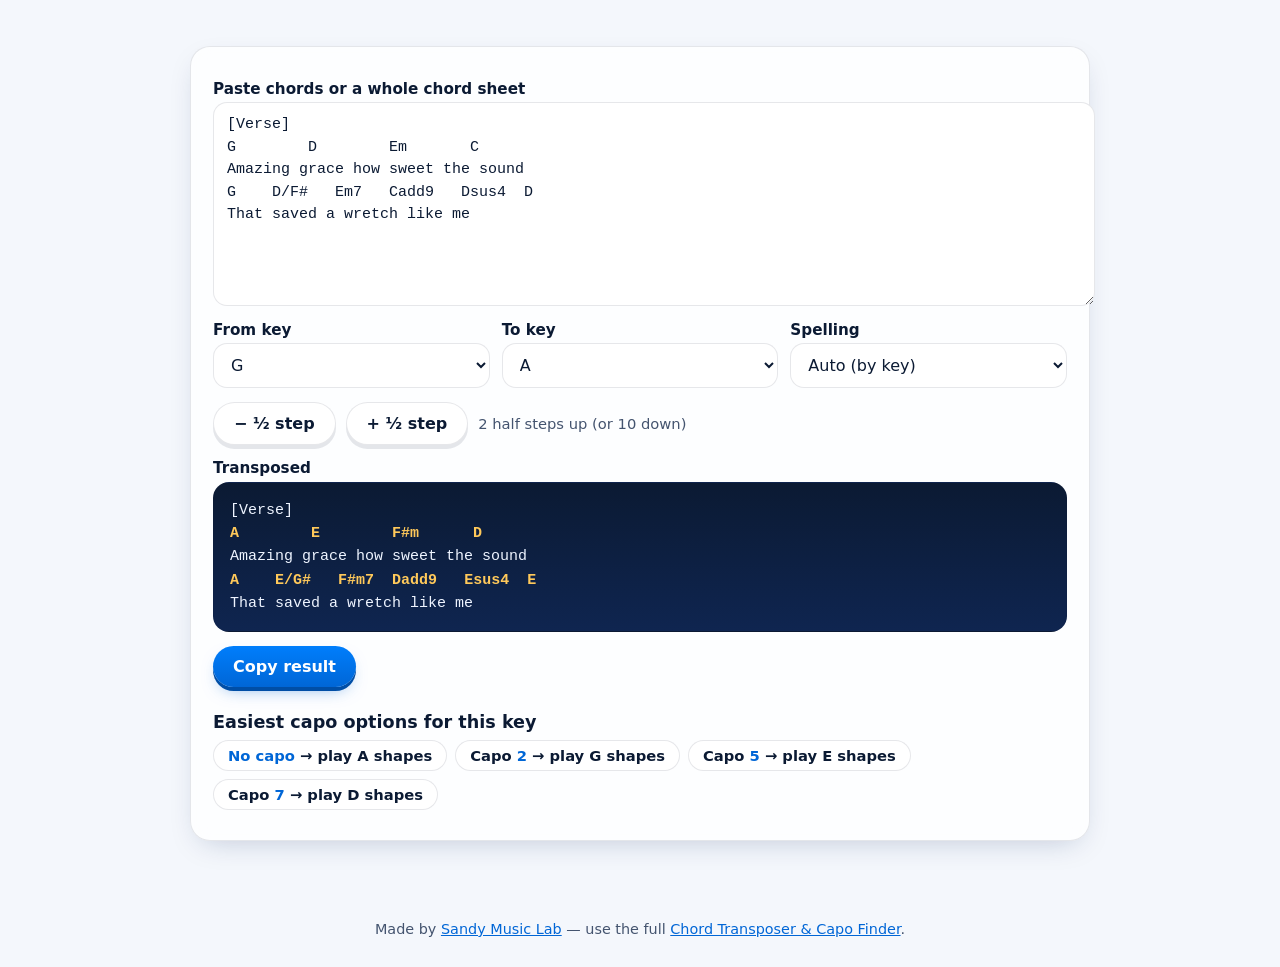
<file: tools/chord-transposer/index.html>
<!doctype html><html lang="en"><head><meta charset="utf-8"><meta name="viewport" content="width=device-width,initial-scale=1"><title>Chord Transposer & Capo Finder demo</title><meta name="robots" content="noindex,follow"><link rel="canonical" href="https://sandymusiclab.com/tools/chord-transposer/"><link rel="stylesheet" href="style.css"></head><body>
<div class="smlt"><section class="fx tool" aria-label="Chord Transposer and Capo Finder"><label for="src">Paste chords or a whole chord sheet</label>
<textarea id="src" spellcheck="false">[Verse]
G        D        Em       C
Amazing grace how sweet the sound
G    D/F#   Em7   Cadd9   Dsus4  D
That saved a wretch like me</textarea>
<div class="row"><div><label for="from">From key</label><select id="from"></select></div><div><label for="to">To key</label><select id="to"></select></div><div><label for="sp">Spelling</label><select id="sp"><option value="auto">Auto (by key)</option><option value="s">Sharps (#)</option><option value="f">Flats (b)</option></select></div></div>
<div class="btns"><button id="dn" class="alt" aria-label="Down a half step">− ½ step</button><button id="up" class="alt" aria-label="Up a half step">+ ½ step</button><span class="mut" id="steps" aria-live="polite"></span></div>
<label>Transposed</label><pre class="out" id="out" aria-live="polite"></pre>
<div class="btns"><button id="cp">Copy result</button></div>
<h3>Easiest capo options for this key</h3><div class="chips" id="capo"></div><p class="credit">Free tool by <a href="https://sandymusiclab.com/tools/chord-transposer/" target="_blank" rel="noopener">Sandy Music Lab</a></p></section>
</div>
<p class="smlt-credit">Made by <a href="https://sandymusiclab.com/tools/chord-transposer/?utm_source=github&utm_medium=referral&utm_campaign=tools">Sandy Music Lab</a> — use the full <a href="https://sandymusiclab.com/tools/chord-transposer/?utm_source=github&utm_medium=referral&utm_campaign=tools">Chord Transposer & Capo Finder</a>.</p>
<script src="script.js"></script></body></html>
</file>
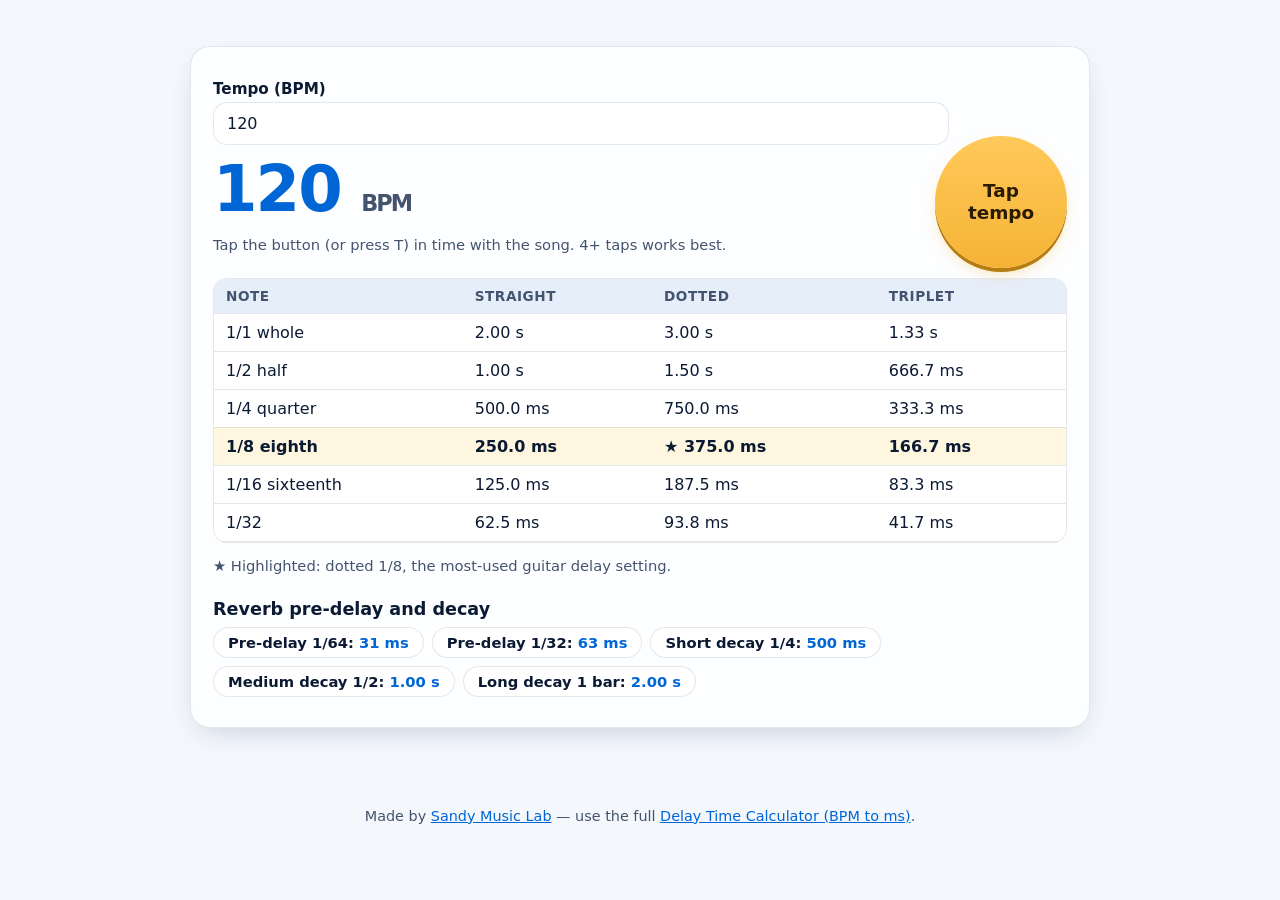
<file: tools/delay-time-calculator/index.html>
<!doctype html><html lang="en"><head><meta charset="utf-8"><meta name="viewport" content="width=device-width,initial-scale=1"><title>Delay Time Calculator (BPM to ms) demo</title><meta name="robots" content="noindex,follow"><link rel="canonical" href="https://sandymusiclab.com/tools/delay-time-calculator/"><link rel="stylesheet" href="style.css"></head><body>
<div class="smlt"><section class="fx tool" aria-label="Delay time calculator and tap tempo"><div class="bpm"><div><label for="bpm">Tempo (BPM)</label><input id="bpm" type="number" min="20" max="320" value="120" inputmode="numeric"><div class="big" id="show" aria-live="polite" style="margin-top:12px">120 <small>BPM</small></div><p class="mut" id="tapinfo" aria-live="polite">Tap the button (or press T) in time with the song. 4+ taps works best.</p></div>
<button id="tap" class="tap gold btn">Tap<br>tempo</button></div>
<div class="tw"><table aria-label="Delay times in milliseconds"><thead><tr><th>Note</th><th>Straight</th><th>Dotted</th><th>Triplet</th></tr></thead><tbody id="tb"></tbody></table></div>
<p class="mut">★ Highlighted: dotted 1/8, the most-used guitar delay setting.</p>
<h3>Reverb pre-delay and decay</h3><div class="chips" id="rv"></div><p class="credit">Free tool by <a href="https://sandymusiclab.com/tools/delay-time-calculator/" target="_blank" rel="noopener">Sandy Music Lab</a></p></section>
</div>
<p class="smlt-credit">Made by <a href="https://sandymusiclab.com/tools/delay-time-calculator/?utm_source=github&utm_medium=referral&utm_campaign=tools">Sandy Music Lab</a> — use the full <a href="https://sandymusiclab.com/tools/delay-time-calculator/?utm_source=github&utm_medium=referral&utm_campaign=tools">Delay Time Calculator (BPM to ms)</a>.</p>
<script src="script.js"></script></body></html>
</file>
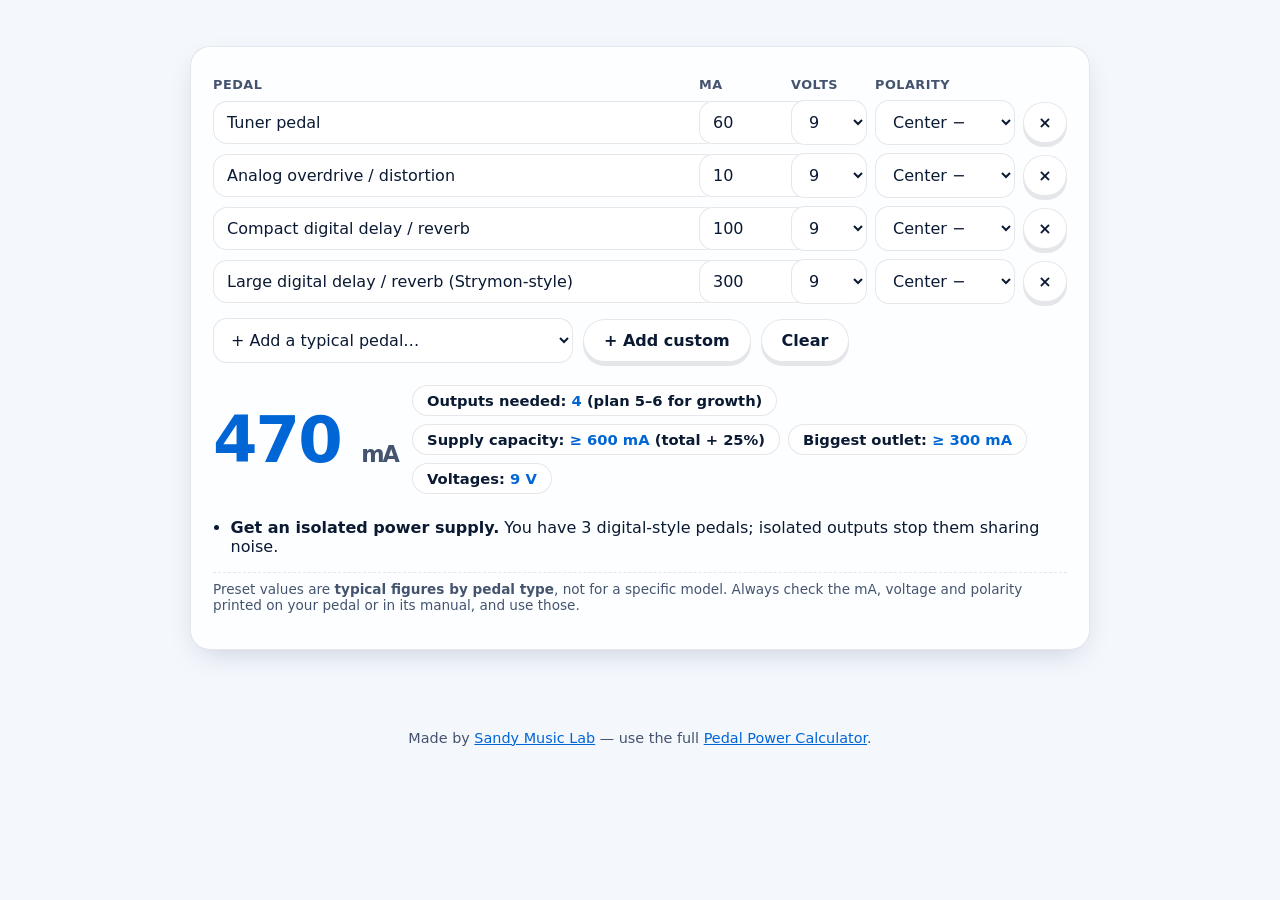
<file: tools/pedal-power-calculator/index.html>
<!doctype html><html lang="en"><head><meta charset="utf-8"><meta name="viewport" content="width=device-width,initial-scale=1"><title>Pedal Power Calculator demo</title><meta name="robots" content="noindex,follow"><link rel="canonical" href="https://sandymusiclab.com/tools/pedal-power-calculator/"><link rel="stylesheet" href="style.css"></head><body>
<div class="smlt"><section class="fx tool" aria-label="Pedal power calculator"><div class="prow mut" style="font-size:.8rem;font-weight:700;text-transform:uppercase;letter-spacing:.04em"><span>Pedal</span><span>mA</span><span>Volts</span><span>Polarity</span><span></span></div>
<div id="list"></div>
<div class="btns"><select id="pre" style="max-width:360px" aria-label="Add a typical pedal"></select><button id="add" class="alt">+ Add custom</button><button id="clr" class="alt">Clear</button></div>
<div class="bpm" style="grid-template-columns:auto 1fr;align-items:center"><div class="big" id="tot" aria-live="polite">0 <small>mA</small></div><div class="chips" id="rec" aria-live="polite"></div></div>
<ul class="tips" id="tips" aria-live="polite"></ul>
<p class="note">Preset values are <b>typical figures by pedal type</b>, not for a specific model. Always check the mA, voltage and polarity printed on your pedal or in its manual, and use those.</p>
<p class="credit">Free tool by <a href="https://sandymusiclab.com/tools/pedal-power-calculator/" target="_blank" rel="noopener">Sandy Music Lab</a></p></section>
</div>
<p class="smlt-credit">Made by <a href="https://sandymusiclab.com/tools/pedal-power-calculator/?utm_source=github&utm_medium=referral&utm_campaign=tools">Sandy Music Lab</a> — use the full <a href="https://sandymusiclab.com/tools/pedal-power-calculator/?utm_source=github&utm_medium=referral&utm_campaign=tools">Pedal Power Calculator</a>.</p>
<script src="script.js"></script></body></html>
</file>
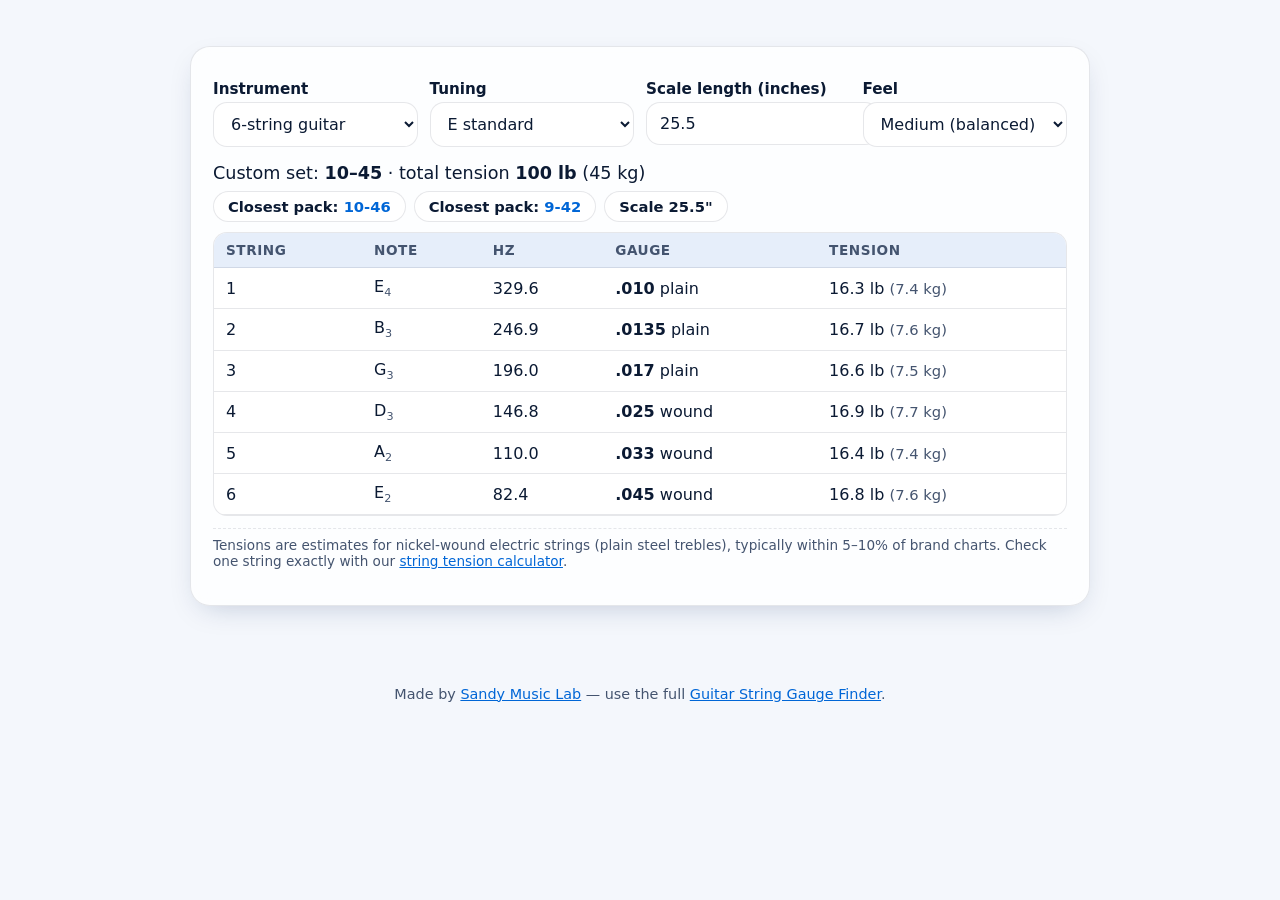
<file: tools/string-gauge-finder/index.html>
<!doctype html><html lang="en"><head><meta charset="utf-8"><meta name="viewport" content="width=device-width,initial-scale=1"><title>Guitar String Gauge Finder demo</title><meta name="robots" content="noindex,follow"><link rel="canonical" href="https://sandymusiclab.com/tools/string-gauge-finder/"><link rel="stylesheet" href="style.css"></head><body>
<div class="smlt"><section class="fx tool" aria-label="String gauge finder"><div class="row"><div><label for="inst">Instrument</label><select id="inst"><option value="g6">6-string guitar</option><option value="g7">7-string guitar</option><option value="g8">8-string guitar</option><option value="gb">Baritone guitar</option><option value="b4">4-string bass</option><option value="b5">5-string bass</option></select></div>
<div><label for="tun">Tuning</label><select id="tun"></select></div><div><label for="scale">Scale length (inches)</label><input id="scale" type="number" step="0.25" min="20" max="38" value="25.5" inputmode="decimal"></div><div><label for="feel">Feel</label><select id="feel"><option value="light">Light / slinky</option><option value="medium" selected>Medium (balanced)</option><option value="heavy">Heavy / tight</option></select></div></div>
<p id="sum" style="font-size:1.1rem;margin:16px 0 6px" aria-live="polite"></p><div class="chips" id="sets"></div>
<div class="tw"><table aria-label="Recommended gauge per string"><thead><tr><th>String</th><th>Note</th><th>Hz</th><th>Gauge</th><th>Tension</th></tr></thead><tbody id="tb"></tbody></table></div>
<p class="note">Tensions are estimates for nickel-wound electric strings (plain steel trebles), typically within 5–10% of brand charts. Check one string exactly with our <a href="https://sandymusiclab.com/guitar-string-tension-calculator/">string tension calculator</a>.</p>
<p class="credit">Free tool by <a href="https://sandymusiclab.com/tools/string-gauge-finder/" target="_blank" rel="noopener">Sandy Music Lab</a></p></section>
</div>
<p class="smlt-credit">Made by <a href="https://sandymusiclab.com/tools/string-gauge-finder/?utm_source=github&utm_medium=referral&utm_campaign=tools">Sandy Music Lab</a> — use the full <a href="https://sandymusiclab.com/tools/string-gauge-finder/?utm_source=github&utm_medium=referral&utm_campaign=tools">Guitar String Gauge Finder</a>.</p>
<script src="script.js"></script></body></html>
</file>
<file: tools/chord-transposer/style.css>
:root{--bg:#f4f7fc;--ink:#0b1a33;--mut:#44546f;--b:#0066d6;--b2:#007efc;--sa:#f5b335;--sh:0 10px 30px -12px rgba(11,40,90,.25);--f:system-ui,-apple-system,"Segoe UI","Helvetica Neue",Arial,sans-serif}
[data-theme=dark]{--bg:#040d1d;--ink:#eef4ff;--mut:#b4c2de;--b:#5aaeff;--b2:#3b9bff;--sh:0 12px 34px -12px rgba(0,0,0,.6)}
body{margin:0;padding:16px;background:var(--bg);color:var(--ink);font-family:var(--f)}
.smlt-credit{text-align:center;font-size:.9rem;color:var(--mut);margin-top:18px}.smlt-credit a{color:var(--b)}
/* SML 1.2.24 free tools (/tools/). Scoped to .smlt. Light + dark ([data-theme=dark]). Hover/focus/press effects only. */
.smlt{--tc:rgba(255,255,255,.8);--tcs:#fff;--tl:rgba(11,26,51,.1);--tin:#fff;--tth:#e6eefa;--thi:#fff6e0;--tout1:#0b1a33;--tout2:#0f2550;--tglow:rgba(0,126,252,.14);--tbsh:#004ea6;--tgsh:#b77d12;--tqa:#fff;max-width:900px;margin:0 auto;padding:8px 0 40px;color:var(--ink);font-family:var(--f)}
[data-theme=dark] .smlt{--tc:rgba(12,34,70,.66);--tcs:#0c2246;--tl:rgba(255,255,255,.13);--tin:#071a38;--tth:#0f2a55;--thi:rgba(245,179,53,.16);--tout1:#020814;--tout2:#061633;--tglow:rgba(90,174,255,.2);--tbsh:#003f8a;--tgsh:#9a6608;--tqa:#0c2246}
.smlt .crumbs{font-size:.85rem;color:var(--mut)}.smlt .crumbs a{color:var(--mut)}
.smlt h1{font-size:clamp(1.8rem,4.4vw,2.7rem);line-height:1.15;margin:.25em 0 .2em;letter-spacing:-.02em}
.smlt h2{font-size:1.45rem;margin:2em 0 .5em}.smlt h3{font-size:1.1rem;margin:1.4em 0 .4em}
.smlt .intro{color:var(--mut);font-size:1.08rem;max-width:62ch}
.smlt .kick{display:inline-block;background:linear-gradient(90deg,#0066d6,#007efc);color:#fff;font-size:.75rem;font-weight:700;letter-spacing:.08em;text-transform:uppercase;padding:4px 10px;border-radius:999px}
.smlt .fx{position:relative;background:var(--tc);backdrop-filter:blur(10px);-webkit-backdrop-filter:blur(10px);border:1px solid var(--tl);border-radius:20px;box-shadow:var(--sh);isolation:isolate;transition:transform .25s ease,box-shadow .25s ease}
.smlt .fx::before{content:"";position:absolute;inset:0;border-radius:inherit;padding:2px;background:conic-gradient(from var(--sa,0deg),#0066d6,#f5b335,#3b9bff,#0066d6);-webkit-mask:linear-gradient(#000 0 0) content-box,linear-gradient(#000 0 0);-webkit-mask-composite:xor;mask-composite:exclude;opacity:0;transition:opacity .25s;pointer-events:none;z-index:2}
.smlt .fx::after{content:"";position:absolute;inset:0;border-radius:inherit;background:radial-gradient(420px circle at var(--mx,50%) var(--my,50%),var(--tglow),transparent 45%);opacity:0;transition:opacity .25s;pointer-events:none;z-index:-1}
.smlt .fx:hover::before,.smlt .fx:focus-within::before{opacity:1;animation:smlt-spin 4s linear infinite}.smlt .fx:hover::after{opacity:1}
@property --sa{syntax:"<angle>";inherits:false;initial-value:0deg}@keyframes smlt-spin{to{--sa:360deg}}
.smlt .tool{padding:22px;margin:22px 0}
.smlt label{font-weight:650;display:block;margin:.7em 0 .3em;font-size:.95rem}
.smlt select,.smlt input,.smlt textarea{font:inherit;font-size:16px;padding:11px 13px;border:1px solid var(--tl);border-radius:14px;background:var(--tin);color:var(--ink);width:100%;transition:border-color .2s,box-shadow .2s}
.smlt select:focus,.smlt input:focus,.smlt textarea:focus{outline:0;border-color:var(--b2);box-shadow:0 0 0 4px rgba(0,126,252,.22)}
.smlt textarea{min-height:180px;font:15px/1.5 ui-monospace,SFMono-Regular,Menlo,Consolas,monospace;resize:vertical}
.smlt .row{display:grid;grid-template-columns:repeat(auto-fit,minmax(150px,1fr));gap:12px}
.smlt .btn,.smlt button{font:inherit;font-weight:700;border:0;border-radius:999px;padding:11px 20px;background:linear-gradient(180deg,#007efc,#0066d6);color:#fff;cursor:pointer;box-shadow:0 4px 0 var(--tbsh),0 8px 18px -8px rgba(0,102,214,.6);transition:transform .08s,box-shadow .08s,filter .2s;text-decoration:none;display:inline-block;touch-action:manipulation}
.smlt .btn:hover,.smlt button:hover{filter:brightness(1.08);color:#fff}.smlt .btn:active,.smlt button:active{transform:translateY(3px);box-shadow:0 1px 0 var(--tbsh)}
.smlt button.alt{background:var(--tcs);color:var(--ink);box-shadow:0 4px 0 var(--tl);border:1px solid var(--tl)}.smlt button.alt:active{box-shadow:0 1px 0 var(--tl)}
.smlt .btn.gold,.smlt button.gold{background:linear-gradient(180deg,#ffc95a,#f5b335);color:#2a1a00;box-shadow:0 4px 0 var(--tgsh),0 8px 18px -8px rgba(245,179,53,.7)}.smlt .btn.gold:hover,.smlt button.gold:hover{color:#2a1a00}.smlt .gold:active{box-shadow:0 1px 0 var(--tgsh)}
.smlt button:focus-visible,.smlt .btn:focus-visible,.smlt a:focus-visible{outline:3px solid #f5b335;outline-offset:3px}
.smlt .btns{display:flex;flex-wrap:wrap;gap:10px;align-items:center;margin:14px 0}
.smlt pre.out{background:linear-gradient(180deg,var(--tout1),var(--tout2));color:#eef4ff;border:1px solid var(--tl);border-radius:16px;padding:16px;white-space:pre;overflow-x:auto;font:15px/1.55 ui-monospace,SFMono-Regular,Menlo,Consolas,monospace;min-height:70px;margin:0}
.smlt pre.out b{color:#ffc95a;font-weight:700}
.smlt .mut{color:var(--mut);font-size:.92rem}
.smlt .chips{display:flex;flex-wrap:wrap;gap:8px;margin:8px 0}.smlt .chip{background:var(--tcs);border:1px solid var(--tl);border-radius:999px;padding:6px 14px;font-size:.92rem;font-weight:600}.smlt .chip b{color:var(--b)}
.smlt .tw{overflow-x:auto;border-radius:14px;border:1px solid var(--tl);background:var(--tcs);margin:10px 0}
.smlt table{width:100%;border-collapse:collapse;font-variant-numeric:tabular-nums;margin:0}.smlt th,.smlt td{padding:9px 12px;border:0;border-bottom:1px solid var(--tl);text-align:left;white-space:nowrap;color:var(--ink);background:transparent}.smlt th{background:var(--tth);font-size:.85rem;text-transform:uppercase;letter-spacing:.04em;color:var(--mut)}.smlt tr.hi td{background:var(--thi);font-weight:700}
.smlt .bpm{display:grid;grid-template-columns:1fr auto;gap:14px;align-items:end}
.smlt .tap{width:132px;height:132px;border-radius:50%;font-size:1.15rem;display:grid;place-items:center;line-height:1.15}.smlt .tap:active{transform:scale(.95)}
.smlt .big{font-size:clamp(2.6rem,9vw,4rem);font-weight:850;letter-spacing:-.03em;color:var(--b);line-height:1}.smlt .big small{font-size:.35em;color:var(--mut)}
.smlt .qa{background:var(--tqa);border:1px solid var(--tl);border-left:5px solid #f5b335;border-radius:14px;padding:14px 18px;margin:18px 0}
.smlt details{background:var(--tcs);border:1px solid var(--tl);border-radius:14px;padding:12px 16px;margin:10px 0}.smlt summary{font-weight:650;cursor:pointer}
.smlt .embed{padding:20px;margin:28px 0;border-style:dashed}.smlt .embed textarea{min-height:84px;font-size:13px}
.smlt a{color:var(--b)}.smlt .credit{display:none;text-align:center;font-size:.85rem}
.smlt .grid{display:grid;grid-template-columns:repeat(2,1fr);gap:18px;margin:22px 0;perspective:900px}
.smlt .tcard{padding:22px;display:flex;flex-direction:column;gap:8px;color:inherit;text-decoration:none;transform-style:preserve-3d}
.smlt .tcard .ic{width:48px;height:48px;border-radius:14px;display:grid;place-items:center;font-size:24px;background:var(--tth);border:1px solid var(--tl)}
.smlt .tcard h3{margin:.3em 0 0;color:var(--ink)}.smlt .tcard p{margin:0;color:var(--mut);font-size:.95rem}.smlt .tcard .go{margin-top:auto;font-weight:700;color:var(--b)}
.smlt .hero{display:grid;grid-template-columns:1.2fr 1fr;gap:22px;padding:28px;margin:24px 0;background:linear-gradient(135deg,#0b1a33,#0f2f6b 60%,#0066d6);color:#eef4ff;border:0}
[data-theme=dark] .smlt .hero{background:linear-gradient(135deg,#061633,#0c2a5e 60%,#0a58b8);border:1px solid var(--tl)}
.smlt .hero h2{margin:.4em 0 .3em;color:#fff;font-size:1.8rem}.smlt .hero p{color:#d2ddf3}.smlt .hero ul{padding-left:1.1em;color:#e3ebfb;margin:.4em 0 1em}
.smlt .hero .mock{border-radius:16px;background:rgba(255,255,255,.08);border:1px solid rgba(255,255,255,.18);padding:16px;font:14px/1.5 ui-monospace,Menlo,monospace;color:#fff;white-space:pre;overflow:auto}.smlt .hero .mock b{color:#ffc95a}
.smlt [id^=ezoic-pub-ad-placeholder],.smlt .ezoic-ad,.smlt .adtester-container,.smlt ins.adsbygoogle{display:none!important}
@media(max-width:700px){.smlt .hero{grid-template-columns:1fr;padding:22px}.smlt .bpm{grid-template-columns:1fr}.smlt .tap{width:100%;height:74px;border-radius:999px}}
@media(max-width:560px){.smlt .grid{grid-template-columns:1fr}}
@media(hover:none),(prefers-reduced-motion:reduce){.smlt .fx{transform:none!important}}
@media(prefers-reduced-motion:reduce){.smlt .fx:hover::before,.smlt .fx:focus-within::before{animation:none}.smlt *{transition:none!important}}
/* embed mode: standalone page, only the tool */
body.smlt-embed{margin:0;background:var(--bg);color:var(--ink);font:16px/1.6 var(--f)}body.smlt-embed .smlt{padding:8px}body.smlt-embed .smlt .tool{margin:0}body.smlt-embed .smlt .credit{display:block}
.smlt :is(h2,figure,.card,.rank-math-list-item,.sml-quick-answer){animation:none!important;opacity:1!important;transform:none!important}
.smlt .prow{display:grid;grid-template-columns:1fr 84px 76px 140px 44px;gap:8px;margin:8px 0;align-items:center}.smlt .prow .x{padding:10px 0;width:44px}
@media(max-width:600px){.smlt .prow{grid-template-columns:1fr 1fr;}.smlt .prow input:first-child{grid-column:1/-1}.smlt .prow .x{width:100%}}
.smlt ul.tips{padding-left:1.1em}.smlt ul.tips li{margin:.4em 0}.smlt .note{font-size:.85rem;color:var(--mut);border-top:1px dashed var(--tl);padding-top:8px;margin-top:12px}
.smlt td sub{font-size:.7em;color:var(--mut)}
.smlt .grid{grid-template-columns:repeat(3,1fr)}@media(max-width:860px){.smlt .grid{grid-template-columns:repeat(2,1fr)}}@media(max-width:560px){.smlt .grid{grid-template-columns:1fr}}
@media(max-width:600px){.smlt .prow.mut{display:none}.smlt #list .prow{padding-bottom:10px;border-bottom:1px dashed var(--tl)}}
</file>
<file: tools/delay-time-calculator/style.css>
:root{--bg:#f4f7fc;--ink:#0b1a33;--mut:#44546f;--b:#0066d6;--b2:#007efc;--sa:#f5b335;--sh:0 10px 30px -12px rgba(11,40,90,.25);--f:system-ui,-apple-system,"Segoe UI","Helvetica Neue",Arial,sans-serif}
[data-theme=dark]{--bg:#040d1d;--ink:#eef4ff;--mut:#b4c2de;--b:#5aaeff;--b2:#3b9bff;--sh:0 12px 34px -12px rgba(0,0,0,.6)}
body{margin:0;padding:16px;background:var(--bg);color:var(--ink);font-family:var(--f)}
.smlt-credit{text-align:center;font-size:.9rem;color:var(--mut);margin-top:18px}.smlt-credit a{color:var(--b)}
/* SML 1.2.24 free tools (/tools/). Scoped to .smlt. Light + dark ([data-theme=dark]). Hover/focus/press effects only. */
.smlt{--tc:rgba(255,255,255,.8);--tcs:#fff;--tl:rgba(11,26,51,.1);--tin:#fff;--tth:#e6eefa;--thi:#fff6e0;--tout1:#0b1a33;--tout2:#0f2550;--tglow:rgba(0,126,252,.14);--tbsh:#004ea6;--tgsh:#b77d12;--tqa:#fff;max-width:900px;margin:0 auto;padding:8px 0 40px;color:var(--ink);font-family:var(--f)}
[data-theme=dark] .smlt{--tc:rgba(12,34,70,.66);--tcs:#0c2246;--tl:rgba(255,255,255,.13);--tin:#071a38;--tth:#0f2a55;--thi:rgba(245,179,53,.16);--tout1:#020814;--tout2:#061633;--tglow:rgba(90,174,255,.2);--tbsh:#003f8a;--tgsh:#9a6608;--tqa:#0c2246}
.smlt .crumbs{font-size:.85rem;color:var(--mut)}.smlt .crumbs a{color:var(--mut)}
.smlt h1{font-size:clamp(1.8rem,4.4vw,2.7rem);line-height:1.15;margin:.25em 0 .2em;letter-spacing:-.02em}
.smlt h2{font-size:1.45rem;margin:2em 0 .5em}.smlt h3{font-size:1.1rem;margin:1.4em 0 .4em}
.smlt .intro{color:var(--mut);font-size:1.08rem;max-width:62ch}
.smlt .kick{display:inline-block;background:linear-gradient(90deg,#0066d6,#007efc);color:#fff;font-size:.75rem;font-weight:700;letter-spacing:.08em;text-transform:uppercase;padding:4px 10px;border-radius:999px}
.smlt .fx{position:relative;background:var(--tc);backdrop-filter:blur(10px);-webkit-backdrop-filter:blur(10px);border:1px solid var(--tl);border-radius:20px;box-shadow:var(--sh);isolation:isolate;transition:transform .25s ease,box-shadow .25s ease}
.smlt .fx::before{content:"";position:absolute;inset:0;border-radius:inherit;padding:2px;background:conic-gradient(from var(--sa,0deg),#0066d6,#f5b335,#3b9bff,#0066d6);-webkit-mask:linear-gradient(#000 0 0) content-box,linear-gradient(#000 0 0);-webkit-mask-composite:xor;mask-composite:exclude;opacity:0;transition:opacity .25s;pointer-events:none;z-index:2}
.smlt .fx::after{content:"";position:absolute;inset:0;border-radius:inherit;background:radial-gradient(420px circle at var(--mx,50%) var(--my,50%),var(--tglow),transparent 45%);opacity:0;transition:opacity .25s;pointer-events:none;z-index:-1}
.smlt .fx:hover::before,.smlt .fx:focus-within::before{opacity:1;animation:smlt-spin 4s linear infinite}.smlt .fx:hover::after{opacity:1}
@property --sa{syntax:"<angle>";inherits:false;initial-value:0deg}@keyframes smlt-spin{to{--sa:360deg}}
.smlt .tool{padding:22px;margin:22px 0}
.smlt label{font-weight:650;display:block;margin:.7em 0 .3em;font-size:.95rem}
.smlt select,.smlt input,.smlt textarea{font:inherit;font-size:16px;padding:11px 13px;border:1px solid var(--tl);border-radius:14px;background:var(--tin);color:var(--ink);width:100%;transition:border-color .2s,box-shadow .2s}
.smlt select:focus,.smlt input:focus,.smlt textarea:focus{outline:0;border-color:var(--b2);box-shadow:0 0 0 4px rgba(0,126,252,.22)}
.smlt textarea{min-height:180px;font:15px/1.5 ui-monospace,SFMono-Regular,Menlo,Consolas,monospace;resize:vertical}
.smlt .row{display:grid;grid-template-columns:repeat(auto-fit,minmax(150px,1fr));gap:12px}
.smlt .btn,.smlt button{font:inherit;font-weight:700;border:0;border-radius:999px;padding:11px 20px;background:linear-gradient(180deg,#007efc,#0066d6);color:#fff;cursor:pointer;box-shadow:0 4px 0 var(--tbsh),0 8px 18px -8px rgba(0,102,214,.6);transition:transform .08s,box-shadow .08s,filter .2s;text-decoration:none;display:inline-block;touch-action:manipulation}
.smlt .btn:hover,.smlt button:hover{filter:brightness(1.08);color:#fff}.smlt .btn:active,.smlt button:active{transform:translateY(3px);box-shadow:0 1px 0 var(--tbsh)}
.smlt button.alt{background:var(--tcs);color:var(--ink);box-shadow:0 4px 0 var(--tl);border:1px solid var(--tl)}.smlt button.alt:active{box-shadow:0 1px 0 var(--tl)}
.smlt .btn.gold,.smlt button.gold{background:linear-gradient(180deg,#ffc95a,#f5b335);color:#2a1a00;box-shadow:0 4px 0 var(--tgsh),0 8px 18px -8px rgba(245,179,53,.7)}.smlt .btn.gold:hover,.smlt button.gold:hover{color:#2a1a00}.smlt .gold:active{box-shadow:0 1px 0 var(--tgsh)}
.smlt button:focus-visible,.smlt .btn:focus-visible,.smlt a:focus-visible{outline:3px solid #f5b335;outline-offset:3px}
.smlt .btns{display:flex;flex-wrap:wrap;gap:10px;align-items:center;margin:14px 0}
.smlt pre.out{background:linear-gradient(180deg,var(--tout1),var(--tout2));color:#eef4ff;border:1px solid var(--tl);border-radius:16px;padding:16px;white-space:pre;overflow-x:auto;font:15px/1.55 ui-monospace,SFMono-Regular,Menlo,Consolas,monospace;min-height:70px;margin:0}
.smlt pre.out b{color:#ffc95a;font-weight:700}
.smlt .mut{color:var(--mut);font-size:.92rem}
.smlt .chips{display:flex;flex-wrap:wrap;gap:8px;margin:8px 0}.smlt .chip{background:var(--tcs);border:1px solid var(--tl);border-radius:999px;padding:6px 14px;font-size:.92rem;font-weight:600}.smlt .chip b{color:var(--b)}
.smlt .tw{overflow-x:auto;border-radius:14px;border:1px solid var(--tl);background:var(--tcs);margin:10px 0}
.smlt table{width:100%;border-collapse:collapse;font-variant-numeric:tabular-nums;margin:0}.smlt th,.smlt td{padding:9px 12px;border:0;border-bottom:1px solid var(--tl);text-align:left;white-space:nowrap;color:var(--ink);background:transparent}.smlt th{background:var(--tth);font-size:.85rem;text-transform:uppercase;letter-spacing:.04em;color:var(--mut)}.smlt tr.hi td{background:var(--thi);font-weight:700}
.smlt .bpm{display:grid;grid-template-columns:1fr auto;gap:14px;align-items:end}
.smlt .tap{width:132px;height:132px;border-radius:50%;font-size:1.15rem;display:grid;place-items:center;line-height:1.15}.smlt .tap:active{transform:scale(.95)}
.smlt .big{font-size:clamp(2.6rem,9vw,4rem);font-weight:850;letter-spacing:-.03em;color:var(--b);line-height:1}.smlt .big small{font-size:.35em;color:var(--mut)}
.smlt .qa{background:var(--tqa);border:1px solid var(--tl);border-left:5px solid #f5b335;border-radius:14px;padding:14px 18px;margin:18px 0}
.smlt details{background:var(--tcs);border:1px solid var(--tl);border-radius:14px;padding:12px 16px;margin:10px 0}.smlt summary{font-weight:650;cursor:pointer}
.smlt .embed{padding:20px;margin:28px 0;border-style:dashed}.smlt .embed textarea{min-height:84px;font-size:13px}
.smlt a{color:var(--b)}.smlt .credit{display:none;text-align:center;font-size:.85rem}
.smlt .grid{display:grid;grid-template-columns:repeat(2,1fr);gap:18px;margin:22px 0;perspective:900px}
.smlt .tcard{padding:22px;display:flex;flex-direction:column;gap:8px;color:inherit;text-decoration:none;transform-style:preserve-3d}
.smlt .tcard .ic{width:48px;height:48px;border-radius:14px;display:grid;place-items:center;font-size:24px;background:var(--tth);border:1px solid var(--tl)}
.smlt .tcard h3{margin:.3em 0 0;color:var(--ink)}.smlt .tcard p{margin:0;color:var(--mut);font-size:.95rem}.smlt .tcard .go{margin-top:auto;font-weight:700;color:var(--b)}
.smlt .hero{display:grid;grid-template-columns:1.2fr 1fr;gap:22px;padding:28px;margin:24px 0;background:linear-gradient(135deg,#0b1a33,#0f2f6b 60%,#0066d6);color:#eef4ff;border:0}
[data-theme=dark] .smlt .hero{background:linear-gradient(135deg,#061633,#0c2a5e 60%,#0a58b8);border:1px solid var(--tl)}
.smlt .hero h2{margin:.4em 0 .3em;color:#fff;font-size:1.8rem}.smlt .hero p{color:#d2ddf3}.smlt .hero ul{padding-left:1.1em;color:#e3ebfb;margin:.4em 0 1em}
.smlt .hero .mock{border-radius:16px;background:rgba(255,255,255,.08);border:1px solid rgba(255,255,255,.18);padding:16px;font:14px/1.5 ui-monospace,Menlo,monospace;color:#fff;white-space:pre;overflow:auto}.smlt .hero .mock b{color:#ffc95a}
.smlt [id^=ezoic-pub-ad-placeholder],.smlt .ezoic-ad,.smlt .adtester-container,.smlt ins.adsbygoogle{display:none!important}
@media(max-width:700px){.smlt .hero{grid-template-columns:1fr;padding:22px}.smlt .bpm{grid-template-columns:1fr}.smlt .tap{width:100%;height:74px;border-radius:999px}}
@media(max-width:560px){.smlt .grid{grid-template-columns:1fr}}
@media(hover:none),(prefers-reduced-motion:reduce){.smlt .fx{transform:none!important}}
@media(prefers-reduced-motion:reduce){.smlt .fx:hover::before,.smlt .fx:focus-within::before{animation:none}.smlt *{transition:none!important}}
/* embed mode: standalone page, only the tool */
body.smlt-embed{margin:0;background:var(--bg);color:var(--ink);font:16px/1.6 var(--f)}body.smlt-embed .smlt{padding:8px}body.smlt-embed .smlt .tool{margin:0}body.smlt-embed .smlt .credit{display:block}
.smlt :is(h2,figure,.card,.rank-math-list-item,.sml-quick-answer){animation:none!important;opacity:1!important;transform:none!important}
.smlt .prow{display:grid;grid-template-columns:1fr 84px 76px 140px 44px;gap:8px;margin:8px 0;align-items:center}.smlt .prow .x{padding:10px 0;width:44px}
@media(max-width:600px){.smlt .prow{grid-template-columns:1fr 1fr;}.smlt .prow input:first-child{grid-column:1/-1}.smlt .prow .x{width:100%}}
.smlt ul.tips{padding-left:1.1em}.smlt ul.tips li{margin:.4em 0}.smlt .note{font-size:.85rem;color:var(--mut);border-top:1px dashed var(--tl);padding-top:8px;margin-top:12px}
.smlt td sub{font-size:.7em;color:var(--mut)}
.smlt .grid{grid-template-columns:repeat(3,1fr)}@media(max-width:860px){.smlt .grid{grid-template-columns:repeat(2,1fr)}}@media(max-width:560px){.smlt .grid{grid-template-columns:1fr}}
@media(max-width:600px){.smlt .prow.mut{display:none}.smlt #list .prow{padding-bottom:10px;border-bottom:1px dashed var(--tl)}}
</file>
<file: tools/pedal-power-calculator/style.css>
:root{--bg:#f4f7fc;--ink:#0b1a33;--mut:#44546f;--b:#0066d6;--b2:#007efc;--sa:#f5b335;--sh:0 10px 30px -12px rgba(11,40,90,.25);--f:system-ui,-apple-system,"Segoe UI","Helvetica Neue",Arial,sans-serif}
[data-theme=dark]{--bg:#040d1d;--ink:#eef4ff;--mut:#b4c2de;--b:#5aaeff;--b2:#3b9bff;--sh:0 12px 34px -12px rgba(0,0,0,.6)}
body{margin:0;padding:16px;background:var(--bg);color:var(--ink);font-family:var(--f)}
.smlt-credit{text-align:center;font-size:.9rem;color:var(--mut);margin-top:18px}.smlt-credit a{color:var(--b)}
/* SML 1.2.24 free tools (/tools/). Scoped to .smlt. Light + dark ([data-theme=dark]). Hover/focus/press effects only. */
.smlt{--tc:rgba(255,255,255,.8);--tcs:#fff;--tl:rgba(11,26,51,.1);--tin:#fff;--tth:#e6eefa;--thi:#fff6e0;--tout1:#0b1a33;--tout2:#0f2550;--tglow:rgba(0,126,252,.14);--tbsh:#004ea6;--tgsh:#b77d12;--tqa:#fff;max-width:900px;margin:0 auto;padding:8px 0 40px;color:var(--ink);font-family:var(--f)}
[data-theme=dark] .smlt{--tc:rgba(12,34,70,.66);--tcs:#0c2246;--tl:rgba(255,255,255,.13);--tin:#071a38;--tth:#0f2a55;--thi:rgba(245,179,53,.16);--tout1:#020814;--tout2:#061633;--tglow:rgba(90,174,255,.2);--tbsh:#003f8a;--tgsh:#9a6608;--tqa:#0c2246}
.smlt .crumbs{font-size:.85rem;color:var(--mut)}.smlt .crumbs a{color:var(--mut)}
.smlt h1{font-size:clamp(1.8rem,4.4vw,2.7rem);line-height:1.15;margin:.25em 0 .2em;letter-spacing:-.02em}
.smlt h2{font-size:1.45rem;margin:2em 0 .5em}.smlt h3{font-size:1.1rem;margin:1.4em 0 .4em}
.smlt .intro{color:var(--mut);font-size:1.08rem;max-width:62ch}
.smlt .kick{display:inline-block;background:linear-gradient(90deg,#0066d6,#007efc);color:#fff;font-size:.75rem;font-weight:700;letter-spacing:.08em;text-transform:uppercase;padding:4px 10px;border-radius:999px}
.smlt .fx{position:relative;background:var(--tc);backdrop-filter:blur(10px);-webkit-backdrop-filter:blur(10px);border:1px solid var(--tl);border-radius:20px;box-shadow:var(--sh);isolation:isolate;transition:transform .25s ease,box-shadow .25s ease}
.smlt .fx::before{content:"";position:absolute;inset:0;border-radius:inherit;padding:2px;background:conic-gradient(from var(--sa,0deg),#0066d6,#f5b335,#3b9bff,#0066d6);-webkit-mask:linear-gradient(#000 0 0) content-box,linear-gradient(#000 0 0);-webkit-mask-composite:xor;mask-composite:exclude;opacity:0;transition:opacity .25s;pointer-events:none;z-index:2}
.smlt .fx::after{content:"";position:absolute;inset:0;border-radius:inherit;background:radial-gradient(420px circle at var(--mx,50%) var(--my,50%),var(--tglow),transparent 45%);opacity:0;transition:opacity .25s;pointer-events:none;z-index:-1}
.smlt .fx:hover::before,.smlt .fx:focus-within::before{opacity:1;animation:smlt-spin 4s linear infinite}.smlt .fx:hover::after{opacity:1}
@property --sa{syntax:"<angle>";inherits:false;initial-value:0deg}@keyframes smlt-spin{to{--sa:360deg}}
.smlt .tool{padding:22px;margin:22px 0}
.smlt label{font-weight:650;display:block;margin:.7em 0 .3em;font-size:.95rem}
.smlt select,.smlt input,.smlt textarea{font:inherit;font-size:16px;padding:11px 13px;border:1px solid var(--tl);border-radius:14px;background:var(--tin);color:var(--ink);width:100%;transition:border-color .2s,box-shadow .2s}
.smlt select:focus,.smlt input:focus,.smlt textarea:focus{outline:0;border-color:var(--b2);box-shadow:0 0 0 4px rgba(0,126,252,.22)}
.smlt textarea{min-height:180px;font:15px/1.5 ui-monospace,SFMono-Regular,Menlo,Consolas,monospace;resize:vertical}
.smlt .row{display:grid;grid-template-columns:repeat(auto-fit,minmax(150px,1fr));gap:12px}
.smlt .btn,.smlt button{font:inherit;font-weight:700;border:0;border-radius:999px;padding:11px 20px;background:linear-gradient(180deg,#007efc,#0066d6);color:#fff;cursor:pointer;box-shadow:0 4px 0 var(--tbsh),0 8px 18px -8px rgba(0,102,214,.6);transition:transform .08s,box-shadow .08s,filter .2s;text-decoration:none;display:inline-block;touch-action:manipulation}
.smlt .btn:hover,.smlt button:hover{filter:brightness(1.08);color:#fff}.smlt .btn:active,.smlt button:active{transform:translateY(3px);box-shadow:0 1px 0 var(--tbsh)}
.smlt button.alt{background:var(--tcs);color:var(--ink);box-shadow:0 4px 0 var(--tl);border:1px solid var(--tl)}.smlt button.alt:active{box-shadow:0 1px 0 var(--tl)}
.smlt .btn.gold,.smlt button.gold{background:linear-gradient(180deg,#ffc95a,#f5b335);color:#2a1a00;box-shadow:0 4px 0 var(--tgsh),0 8px 18px -8px rgba(245,179,53,.7)}.smlt .btn.gold:hover,.smlt button.gold:hover{color:#2a1a00}.smlt .gold:active{box-shadow:0 1px 0 var(--tgsh)}
.smlt button:focus-visible,.smlt .btn:focus-visible,.smlt a:focus-visible{outline:3px solid #f5b335;outline-offset:3px}
.smlt .btns{display:flex;flex-wrap:wrap;gap:10px;align-items:center;margin:14px 0}
.smlt pre.out{background:linear-gradient(180deg,var(--tout1),var(--tout2));color:#eef4ff;border:1px solid var(--tl);border-radius:16px;padding:16px;white-space:pre;overflow-x:auto;font:15px/1.55 ui-monospace,SFMono-Regular,Menlo,Consolas,monospace;min-height:70px;margin:0}
.smlt pre.out b{color:#ffc95a;font-weight:700}
.smlt .mut{color:var(--mut);font-size:.92rem}
.smlt .chips{display:flex;flex-wrap:wrap;gap:8px;margin:8px 0}.smlt .chip{background:var(--tcs);border:1px solid var(--tl);border-radius:999px;padding:6px 14px;font-size:.92rem;font-weight:600}.smlt .chip b{color:var(--b)}
.smlt .tw{overflow-x:auto;border-radius:14px;border:1px solid var(--tl);background:var(--tcs);margin:10px 0}
.smlt table{width:100%;border-collapse:collapse;font-variant-numeric:tabular-nums;margin:0}.smlt th,.smlt td{padding:9px 12px;border:0;border-bottom:1px solid var(--tl);text-align:left;white-space:nowrap;color:var(--ink);background:transparent}.smlt th{background:var(--tth);font-size:.85rem;text-transform:uppercase;letter-spacing:.04em;color:var(--mut)}.smlt tr.hi td{background:var(--thi);font-weight:700}
.smlt .bpm{display:grid;grid-template-columns:1fr auto;gap:14px;align-items:end}
.smlt .tap{width:132px;height:132px;border-radius:50%;font-size:1.15rem;display:grid;place-items:center;line-height:1.15}.smlt .tap:active{transform:scale(.95)}
.smlt .big{font-size:clamp(2.6rem,9vw,4rem);font-weight:850;letter-spacing:-.03em;color:var(--b);line-height:1}.smlt .big small{font-size:.35em;color:var(--mut)}
.smlt .qa{background:var(--tqa);border:1px solid var(--tl);border-left:5px solid #f5b335;border-radius:14px;padding:14px 18px;margin:18px 0}
.smlt details{background:var(--tcs);border:1px solid var(--tl);border-radius:14px;padding:12px 16px;margin:10px 0}.smlt summary{font-weight:650;cursor:pointer}
.smlt .embed{padding:20px;margin:28px 0;border-style:dashed}.smlt .embed textarea{min-height:84px;font-size:13px}
.smlt a{color:var(--b)}.smlt .credit{display:none;text-align:center;font-size:.85rem}
.smlt .grid{display:grid;grid-template-columns:repeat(2,1fr);gap:18px;margin:22px 0;perspective:900px}
.smlt .tcard{padding:22px;display:flex;flex-direction:column;gap:8px;color:inherit;text-decoration:none;transform-style:preserve-3d}
.smlt .tcard .ic{width:48px;height:48px;border-radius:14px;display:grid;place-items:center;font-size:24px;background:var(--tth);border:1px solid var(--tl)}
.smlt .tcard h3{margin:.3em 0 0;color:var(--ink)}.smlt .tcard p{margin:0;color:var(--mut);font-size:.95rem}.smlt .tcard .go{margin-top:auto;font-weight:700;color:var(--b)}
.smlt .hero{display:grid;grid-template-columns:1.2fr 1fr;gap:22px;padding:28px;margin:24px 0;background:linear-gradient(135deg,#0b1a33,#0f2f6b 60%,#0066d6);color:#eef4ff;border:0}
[data-theme=dark] .smlt .hero{background:linear-gradient(135deg,#061633,#0c2a5e 60%,#0a58b8);border:1px solid var(--tl)}
.smlt .hero h2{margin:.4em 0 .3em;color:#fff;font-size:1.8rem}.smlt .hero p{color:#d2ddf3}.smlt .hero ul{padding-left:1.1em;color:#e3ebfb;margin:.4em 0 1em}
.smlt .hero .mock{border-radius:16px;background:rgba(255,255,255,.08);border:1px solid rgba(255,255,255,.18);padding:16px;font:14px/1.5 ui-monospace,Menlo,monospace;color:#fff;white-space:pre;overflow:auto}.smlt .hero .mock b{color:#ffc95a}
.smlt [id^=ezoic-pub-ad-placeholder],.smlt .ezoic-ad,.smlt .adtester-container,.smlt ins.adsbygoogle{display:none!important}
@media(max-width:700px){.smlt .hero{grid-template-columns:1fr;padding:22px}.smlt .bpm{grid-template-columns:1fr}.smlt .tap{width:100%;height:74px;border-radius:999px}}
@media(max-width:560px){.smlt .grid{grid-template-columns:1fr}}
@media(hover:none),(prefers-reduced-motion:reduce){.smlt .fx{transform:none!important}}
@media(prefers-reduced-motion:reduce){.smlt .fx:hover::before,.smlt .fx:focus-within::before{animation:none}.smlt *{transition:none!important}}
/* embed mode: standalone page, only the tool */
body.smlt-embed{margin:0;background:var(--bg);color:var(--ink);font:16px/1.6 var(--f)}body.smlt-embed .smlt{padding:8px}body.smlt-embed .smlt .tool{margin:0}body.smlt-embed .smlt .credit{display:block}
.smlt :is(h2,figure,.card,.rank-math-list-item,.sml-quick-answer){animation:none!important;opacity:1!important;transform:none!important}
.smlt .prow{display:grid;grid-template-columns:1fr 84px 76px 140px 44px;gap:8px;margin:8px 0;align-items:center}.smlt .prow .x{padding:10px 0;width:44px}
@media(max-width:600px){.smlt .prow{grid-template-columns:1fr 1fr;}.smlt .prow input:first-child{grid-column:1/-1}.smlt .prow .x{width:100%}}
.smlt ul.tips{padding-left:1.1em}.smlt ul.tips li{margin:.4em 0}.smlt .note{font-size:.85rem;color:var(--mut);border-top:1px dashed var(--tl);padding-top:8px;margin-top:12px}
.smlt td sub{font-size:.7em;color:var(--mut)}
.smlt .grid{grid-template-columns:repeat(3,1fr)}@media(max-width:860px){.smlt .grid{grid-template-columns:repeat(2,1fr)}}@media(max-width:560px){.smlt .grid{grid-template-columns:1fr}}
@media(max-width:600px){.smlt .prow.mut{display:none}.smlt #list .prow{padding-bottom:10px;border-bottom:1px dashed var(--tl)}}
</file>
<file: tools/string-gauge-finder/style.css>
:root{--bg:#f4f7fc;--ink:#0b1a33;--mut:#44546f;--b:#0066d6;--b2:#007efc;--sa:#f5b335;--sh:0 10px 30px -12px rgba(11,40,90,.25);--f:system-ui,-apple-system,"Segoe UI","Helvetica Neue",Arial,sans-serif}
[data-theme=dark]{--bg:#040d1d;--ink:#eef4ff;--mut:#b4c2de;--b:#5aaeff;--b2:#3b9bff;--sh:0 12px 34px -12px rgba(0,0,0,.6)}
body{margin:0;padding:16px;background:var(--bg);color:var(--ink);font-family:var(--f)}
.smlt-credit{text-align:center;font-size:.9rem;color:var(--mut);margin-top:18px}.smlt-credit a{color:var(--b)}
/* SML 1.2.24 free tools (/tools/). Scoped to .smlt. Light + dark ([data-theme=dark]). Hover/focus/press effects only. */
.smlt{--tc:rgba(255,255,255,.8);--tcs:#fff;--tl:rgba(11,26,51,.1);--tin:#fff;--tth:#e6eefa;--thi:#fff6e0;--tout1:#0b1a33;--tout2:#0f2550;--tglow:rgba(0,126,252,.14);--tbsh:#004ea6;--tgsh:#b77d12;--tqa:#fff;max-width:900px;margin:0 auto;padding:8px 0 40px;color:var(--ink);font-family:var(--f)}
[data-theme=dark] .smlt{--tc:rgba(12,34,70,.66);--tcs:#0c2246;--tl:rgba(255,255,255,.13);--tin:#071a38;--tth:#0f2a55;--thi:rgba(245,179,53,.16);--tout1:#020814;--tout2:#061633;--tglow:rgba(90,174,255,.2);--tbsh:#003f8a;--tgsh:#9a6608;--tqa:#0c2246}
.smlt .crumbs{font-size:.85rem;color:var(--mut)}.smlt .crumbs a{color:var(--mut)}
.smlt h1{font-size:clamp(1.8rem,4.4vw,2.7rem);line-height:1.15;margin:.25em 0 .2em;letter-spacing:-.02em}
.smlt h2{font-size:1.45rem;margin:2em 0 .5em}.smlt h3{font-size:1.1rem;margin:1.4em 0 .4em}
.smlt .intro{color:var(--mut);font-size:1.08rem;max-width:62ch}
.smlt .kick{display:inline-block;background:linear-gradient(90deg,#0066d6,#007efc);color:#fff;font-size:.75rem;font-weight:700;letter-spacing:.08em;text-transform:uppercase;padding:4px 10px;border-radius:999px}
.smlt .fx{position:relative;background:var(--tc);backdrop-filter:blur(10px);-webkit-backdrop-filter:blur(10px);border:1px solid var(--tl);border-radius:20px;box-shadow:var(--sh);isolation:isolate;transition:transform .25s ease,box-shadow .25s ease}
.smlt .fx::before{content:"";position:absolute;inset:0;border-radius:inherit;padding:2px;background:conic-gradient(from var(--sa,0deg),#0066d6,#f5b335,#3b9bff,#0066d6);-webkit-mask:linear-gradient(#000 0 0) content-box,linear-gradient(#000 0 0);-webkit-mask-composite:xor;mask-composite:exclude;opacity:0;transition:opacity .25s;pointer-events:none;z-index:2}
.smlt .fx::after{content:"";position:absolute;inset:0;border-radius:inherit;background:radial-gradient(420px circle at var(--mx,50%) var(--my,50%),var(--tglow),transparent 45%);opacity:0;transition:opacity .25s;pointer-events:none;z-index:-1}
.smlt .fx:hover::before,.smlt .fx:focus-within::before{opacity:1;animation:smlt-spin 4s linear infinite}.smlt .fx:hover::after{opacity:1}
@property --sa{syntax:"<angle>";inherits:false;initial-value:0deg}@keyframes smlt-spin{to{--sa:360deg}}
.smlt .tool{padding:22px;margin:22px 0}
.smlt label{font-weight:650;display:block;margin:.7em 0 .3em;font-size:.95rem}
.smlt select,.smlt input,.smlt textarea{font:inherit;font-size:16px;padding:11px 13px;border:1px solid var(--tl);border-radius:14px;background:var(--tin);color:var(--ink);width:100%;transition:border-color .2s,box-shadow .2s}
.smlt select:focus,.smlt input:focus,.smlt textarea:focus{outline:0;border-color:var(--b2);box-shadow:0 0 0 4px rgba(0,126,252,.22)}
.smlt textarea{min-height:180px;font:15px/1.5 ui-monospace,SFMono-Regular,Menlo,Consolas,monospace;resize:vertical}
.smlt .row{display:grid;grid-template-columns:repeat(auto-fit,minmax(150px,1fr));gap:12px}
.smlt .btn,.smlt button{font:inherit;font-weight:700;border:0;border-radius:999px;padding:11px 20px;background:linear-gradient(180deg,#007efc,#0066d6);color:#fff;cursor:pointer;box-shadow:0 4px 0 var(--tbsh),0 8px 18px -8px rgba(0,102,214,.6);transition:transform .08s,box-shadow .08s,filter .2s;text-decoration:none;display:inline-block;touch-action:manipulation}
.smlt .btn:hover,.smlt button:hover{filter:brightness(1.08);color:#fff}.smlt .btn:active,.smlt button:active{transform:translateY(3px);box-shadow:0 1px 0 var(--tbsh)}
.smlt button.alt{background:var(--tcs);color:var(--ink);box-shadow:0 4px 0 var(--tl);border:1px solid var(--tl)}.smlt button.alt:active{box-shadow:0 1px 0 var(--tl)}
.smlt .btn.gold,.smlt button.gold{background:linear-gradient(180deg,#ffc95a,#f5b335);color:#2a1a00;box-shadow:0 4px 0 var(--tgsh),0 8px 18px -8px rgba(245,179,53,.7)}.smlt .btn.gold:hover,.smlt button.gold:hover{color:#2a1a00}.smlt .gold:active{box-shadow:0 1px 0 var(--tgsh)}
.smlt button:focus-visible,.smlt .btn:focus-visible,.smlt a:focus-visible{outline:3px solid #f5b335;outline-offset:3px}
.smlt .btns{display:flex;flex-wrap:wrap;gap:10px;align-items:center;margin:14px 0}
.smlt pre.out{background:linear-gradient(180deg,var(--tout1),var(--tout2));color:#eef4ff;border:1px solid var(--tl);border-radius:16px;padding:16px;white-space:pre;overflow-x:auto;font:15px/1.55 ui-monospace,SFMono-Regular,Menlo,Consolas,monospace;min-height:70px;margin:0}
.smlt pre.out b{color:#ffc95a;font-weight:700}
.smlt .mut{color:var(--mut);font-size:.92rem}
.smlt .chips{display:flex;flex-wrap:wrap;gap:8px;margin:8px 0}.smlt .chip{background:var(--tcs);border:1px solid var(--tl);border-radius:999px;padding:6px 14px;font-size:.92rem;font-weight:600}.smlt .chip b{color:var(--b)}
.smlt .tw{overflow-x:auto;border-radius:14px;border:1px solid var(--tl);background:var(--tcs);margin:10px 0}
.smlt table{width:100%;border-collapse:collapse;font-variant-numeric:tabular-nums;margin:0}.smlt th,.smlt td{padding:9px 12px;border:0;border-bottom:1px solid var(--tl);text-align:left;white-space:nowrap;color:var(--ink);background:transparent}.smlt th{background:var(--tth);font-size:.85rem;text-transform:uppercase;letter-spacing:.04em;color:var(--mut)}.smlt tr.hi td{background:var(--thi);font-weight:700}
.smlt .bpm{display:grid;grid-template-columns:1fr auto;gap:14px;align-items:end}
.smlt .tap{width:132px;height:132px;border-radius:50%;font-size:1.15rem;display:grid;place-items:center;line-height:1.15}.smlt .tap:active{transform:scale(.95)}
.smlt .big{font-size:clamp(2.6rem,9vw,4rem);font-weight:850;letter-spacing:-.03em;color:var(--b);line-height:1}.smlt .big small{font-size:.35em;color:var(--mut)}
.smlt .qa{background:var(--tqa);border:1px solid var(--tl);border-left:5px solid #f5b335;border-radius:14px;padding:14px 18px;margin:18px 0}
.smlt details{background:var(--tcs);border:1px solid var(--tl);border-radius:14px;padding:12px 16px;margin:10px 0}.smlt summary{font-weight:650;cursor:pointer}
.smlt .embed{padding:20px;margin:28px 0;border-style:dashed}.smlt .embed textarea{min-height:84px;font-size:13px}
.smlt a{color:var(--b)}.smlt .credit{display:none;text-align:center;font-size:.85rem}
.smlt .grid{display:grid;grid-template-columns:repeat(2,1fr);gap:18px;margin:22px 0;perspective:900px}
.smlt .tcard{padding:22px;display:flex;flex-direction:column;gap:8px;color:inherit;text-decoration:none;transform-style:preserve-3d}
.smlt .tcard .ic{width:48px;height:48px;border-radius:14px;display:grid;place-items:center;font-size:24px;background:var(--tth);border:1px solid var(--tl)}
.smlt .tcard h3{margin:.3em 0 0;color:var(--ink)}.smlt .tcard p{margin:0;color:var(--mut);font-size:.95rem}.smlt .tcard .go{margin-top:auto;font-weight:700;color:var(--b)}
.smlt .hero{display:grid;grid-template-columns:1.2fr 1fr;gap:22px;padding:28px;margin:24px 0;background:linear-gradient(135deg,#0b1a33,#0f2f6b 60%,#0066d6);color:#eef4ff;border:0}
[data-theme=dark] .smlt .hero{background:linear-gradient(135deg,#061633,#0c2a5e 60%,#0a58b8);border:1px solid var(--tl)}
.smlt .hero h2{margin:.4em 0 .3em;color:#fff;font-size:1.8rem}.smlt .hero p{color:#d2ddf3}.smlt .hero ul{padding-left:1.1em;color:#e3ebfb;margin:.4em 0 1em}
.smlt .hero .mock{border-radius:16px;background:rgba(255,255,255,.08);border:1px solid rgba(255,255,255,.18);padding:16px;font:14px/1.5 ui-monospace,Menlo,monospace;color:#fff;white-space:pre;overflow:auto}.smlt .hero .mock b{color:#ffc95a}
.smlt [id^=ezoic-pub-ad-placeholder],.smlt .ezoic-ad,.smlt .adtester-container,.smlt ins.adsbygoogle{display:none!important}
@media(max-width:700px){.smlt .hero{grid-template-columns:1fr;padding:22px}.smlt .bpm{grid-template-columns:1fr}.smlt .tap{width:100%;height:74px;border-radius:999px}}
@media(max-width:560px){.smlt .grid{grid-template-columns:1fr}}
@media(hover:none),(prefers-reduced-motion:reduce){.smlt .fx{transform:none!important}}
@media(prefers-reduced-motion:reduce){.smlt .fx:hover::before,.smlt .fx:focus-within::before{animation:none}.smlt *{transition:none!important}}
/* embed mode: standalone page, only the tool */
body.smlt-embed{margin:0;background:var(--bg);color:var(--ink);font:16px/1.6 var(--f)}body.smlt-embed .smlt{padding:8px}body.smlt-embed .smlt .tool{margin:0}body.smlt-embed .smlt .credit{display:block}
.smlt :is(h2,figure,.card,.rank-math-list-item,.sml-quick-answer){animation:none!important;opacity:1!important;transform:none!important}
.smlt .prow{display:grid;grid-template-columns:1fr 84px 76px 140px 44px;gap:8px;margin:8px 0;align-items:center}.smlt .prow .x{padding:10px 0;width:44px}
@media(max-width:600px){.smlt .prow{grid-template-columns:1fr 1fr;}.smlt .prow input:first-child{grid-column:1/-1}.smlt .prow .x{width:100%}}
.smlt ul.tips{padding-left:1.1em}.smlt ul.tips li{margin:.4em 0}.smlt .note{font-size:.85rem;color:var(--mut);border-top:1px dashed var(--tl);padding-top:8px;margin-top:12px}
.smlt td sub{font-size:.7em;color:var(--mut)}
.smlt .grid{grid-template-columns:repeat(3,1fr)}@media(max-width:860px){.smlt .grid{grid-template-columns:repeat(2,1fr)}}@media(max-width:560px){.smlt .grid{grid-template-columns:1fr}}
@media(max-width:600px){.smlt .prow.mut{display:none}.smlt #list .prow{padding-bottom:10px;border-bottom:1px dashed var(--tl)}}
</file>
